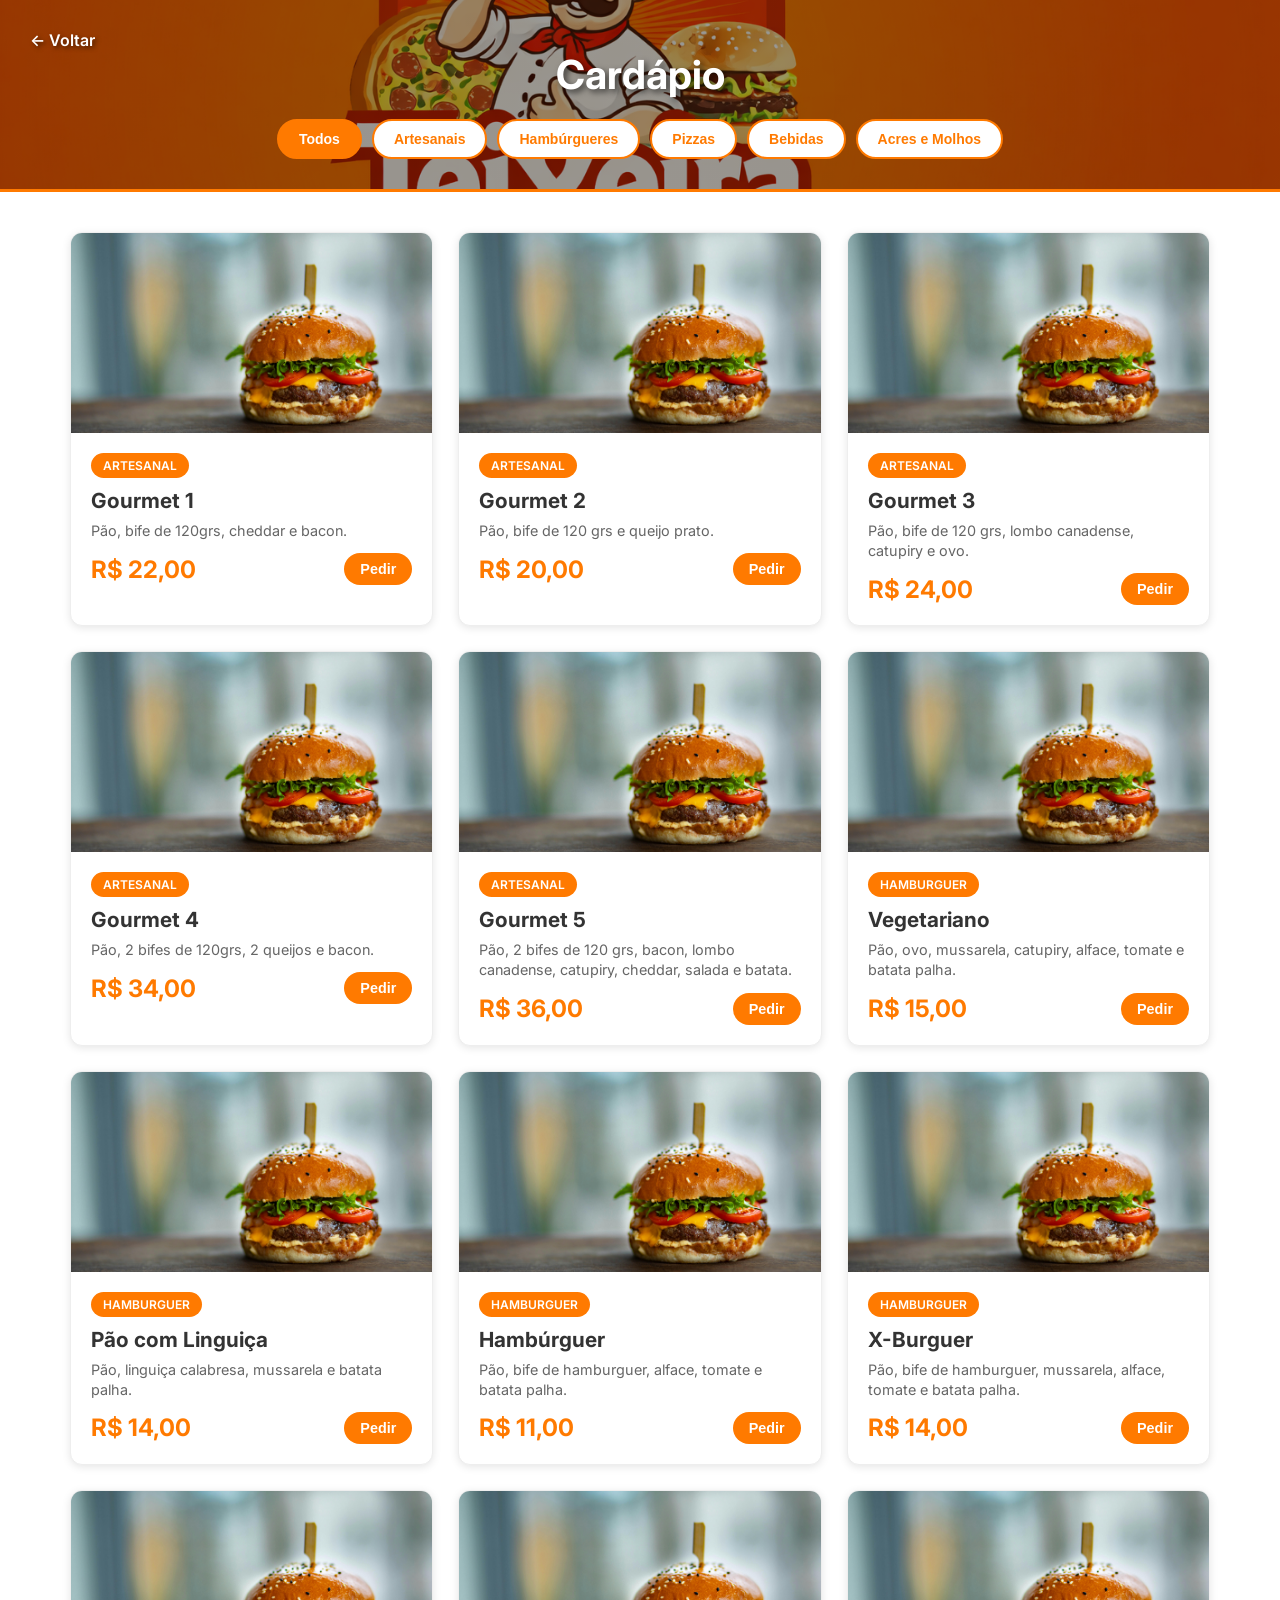
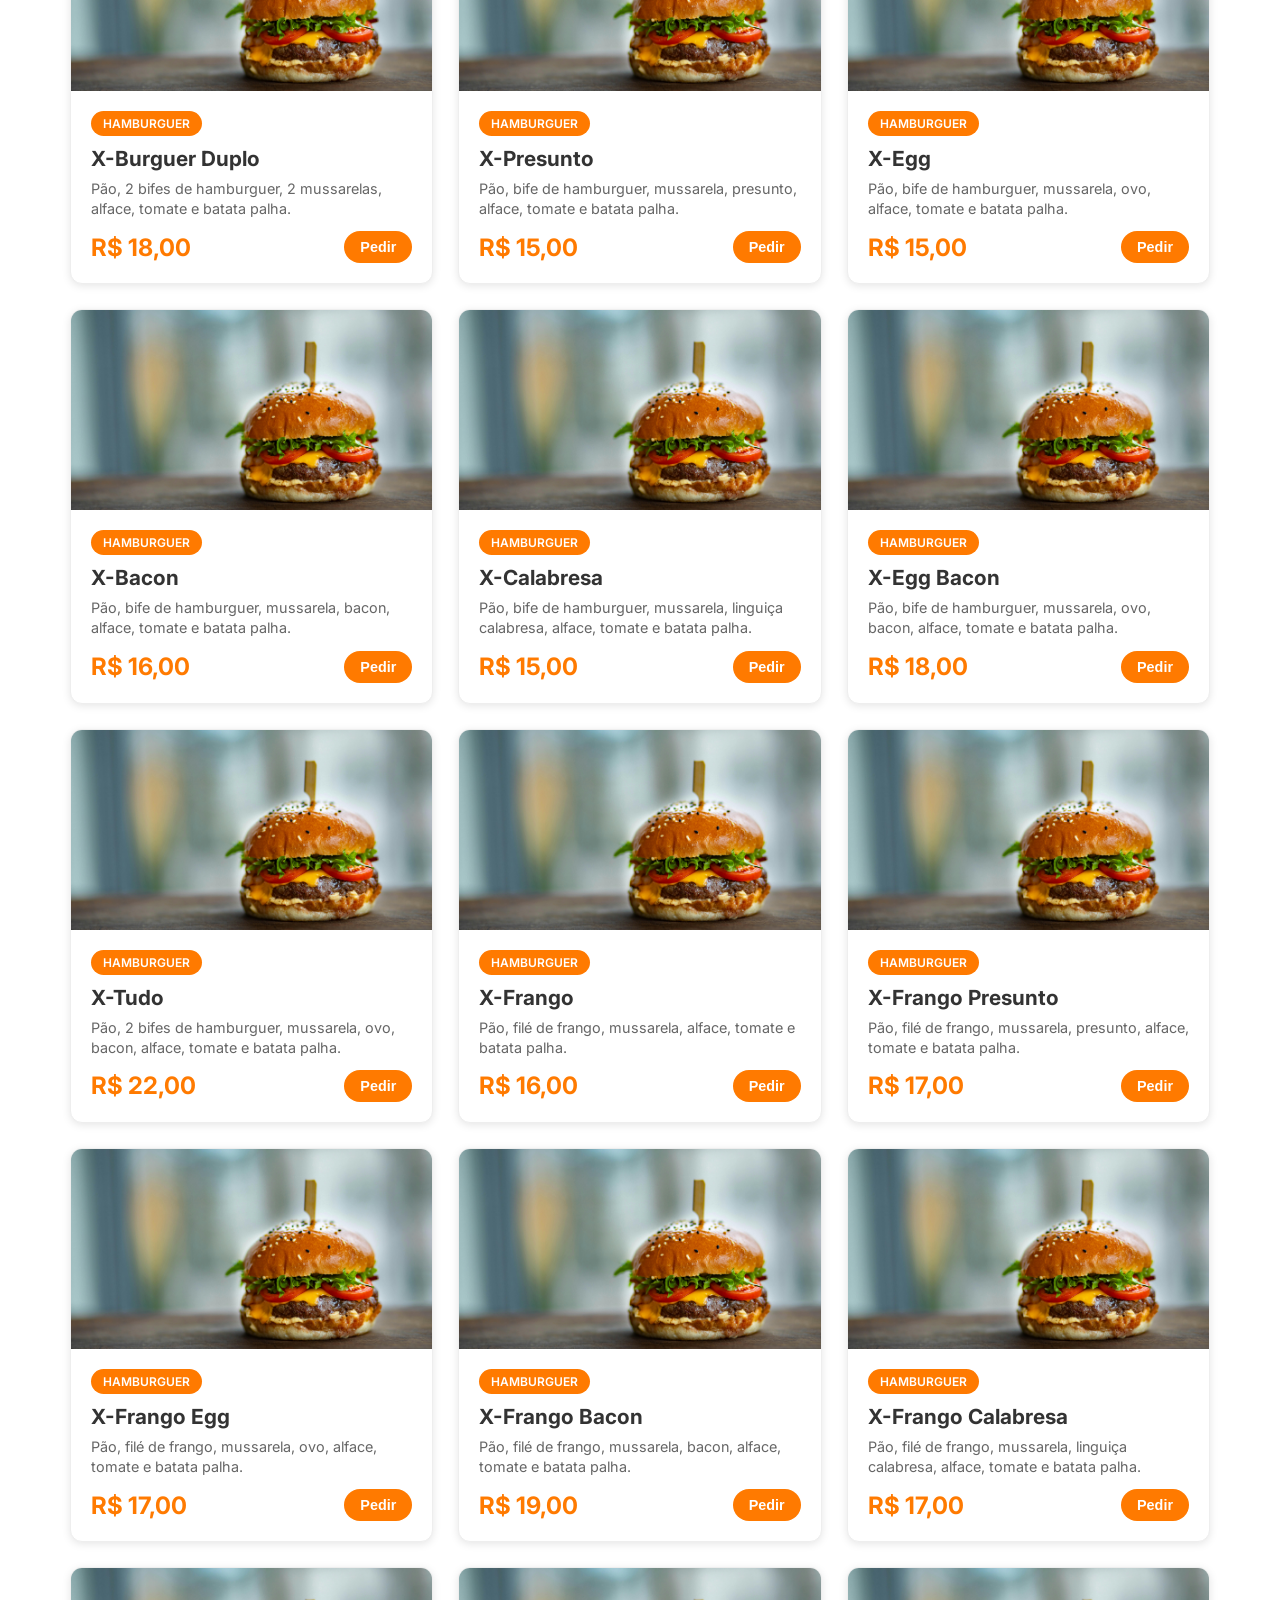
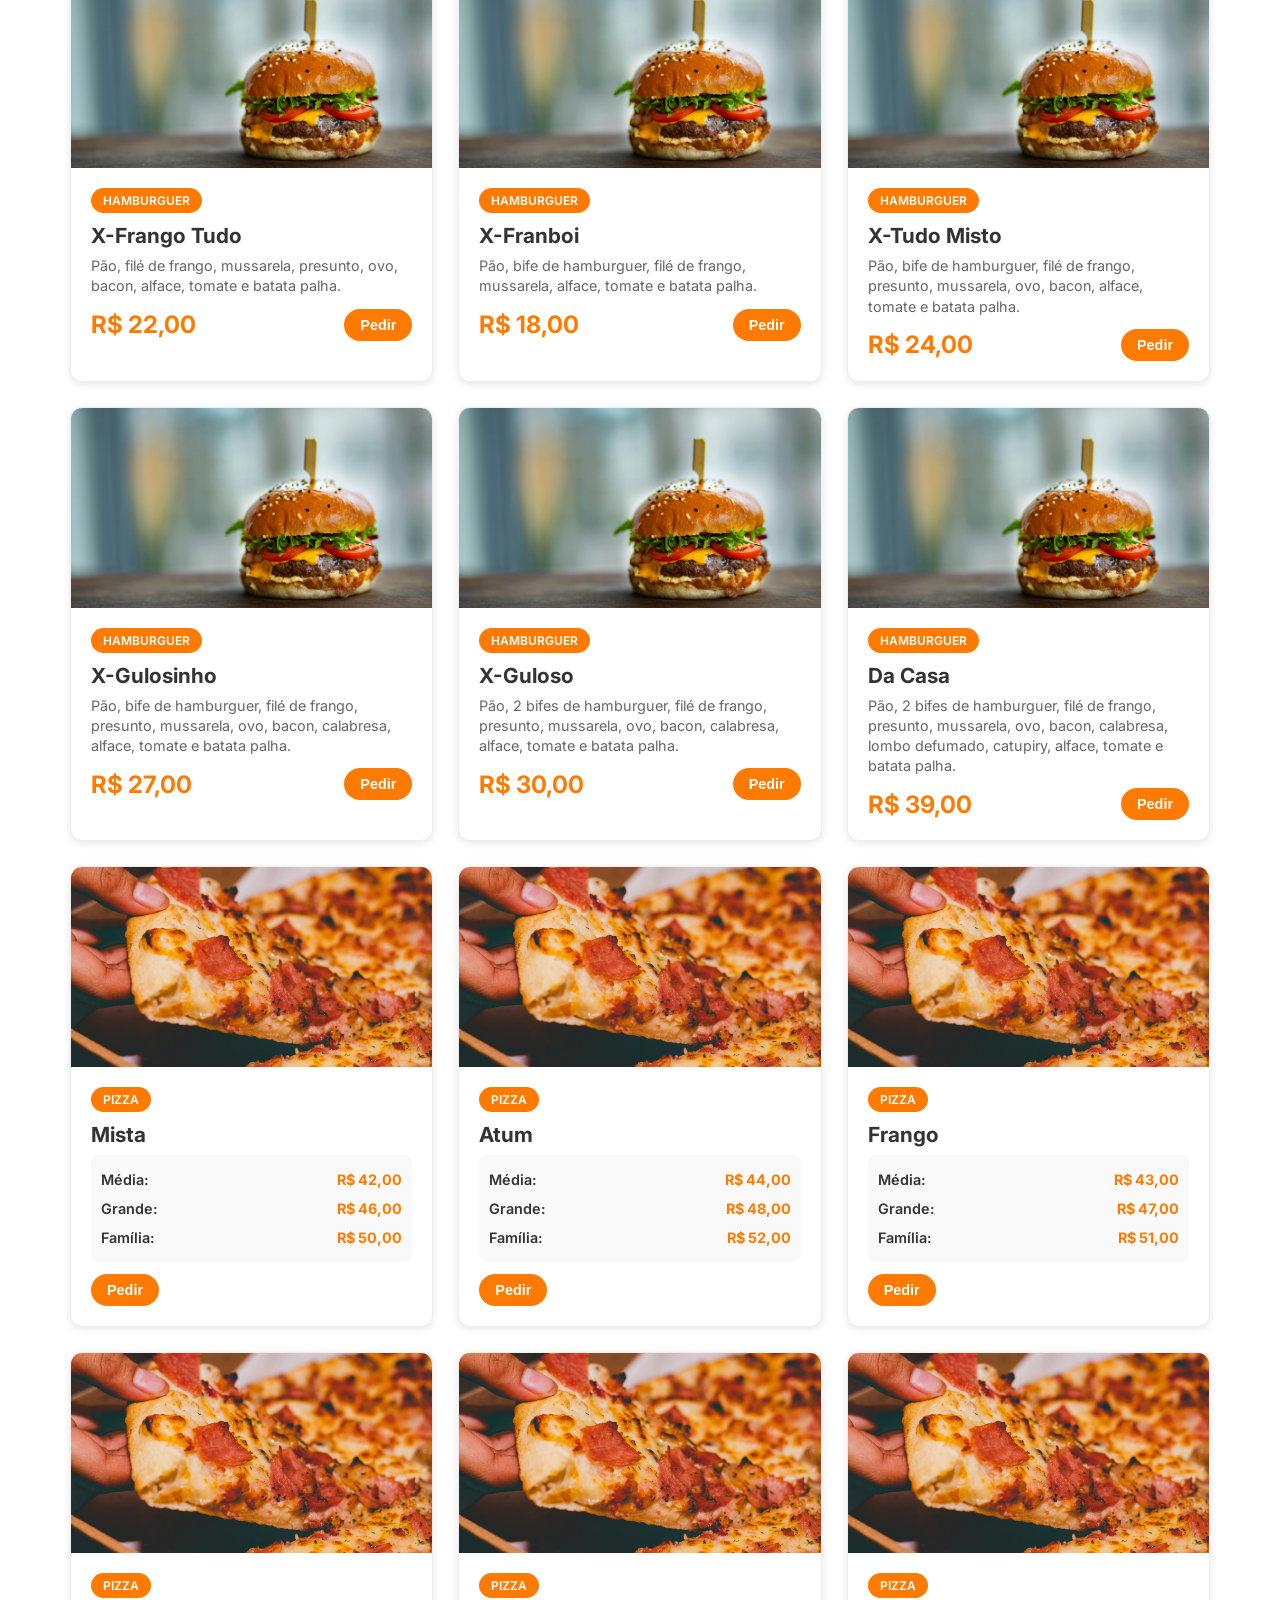
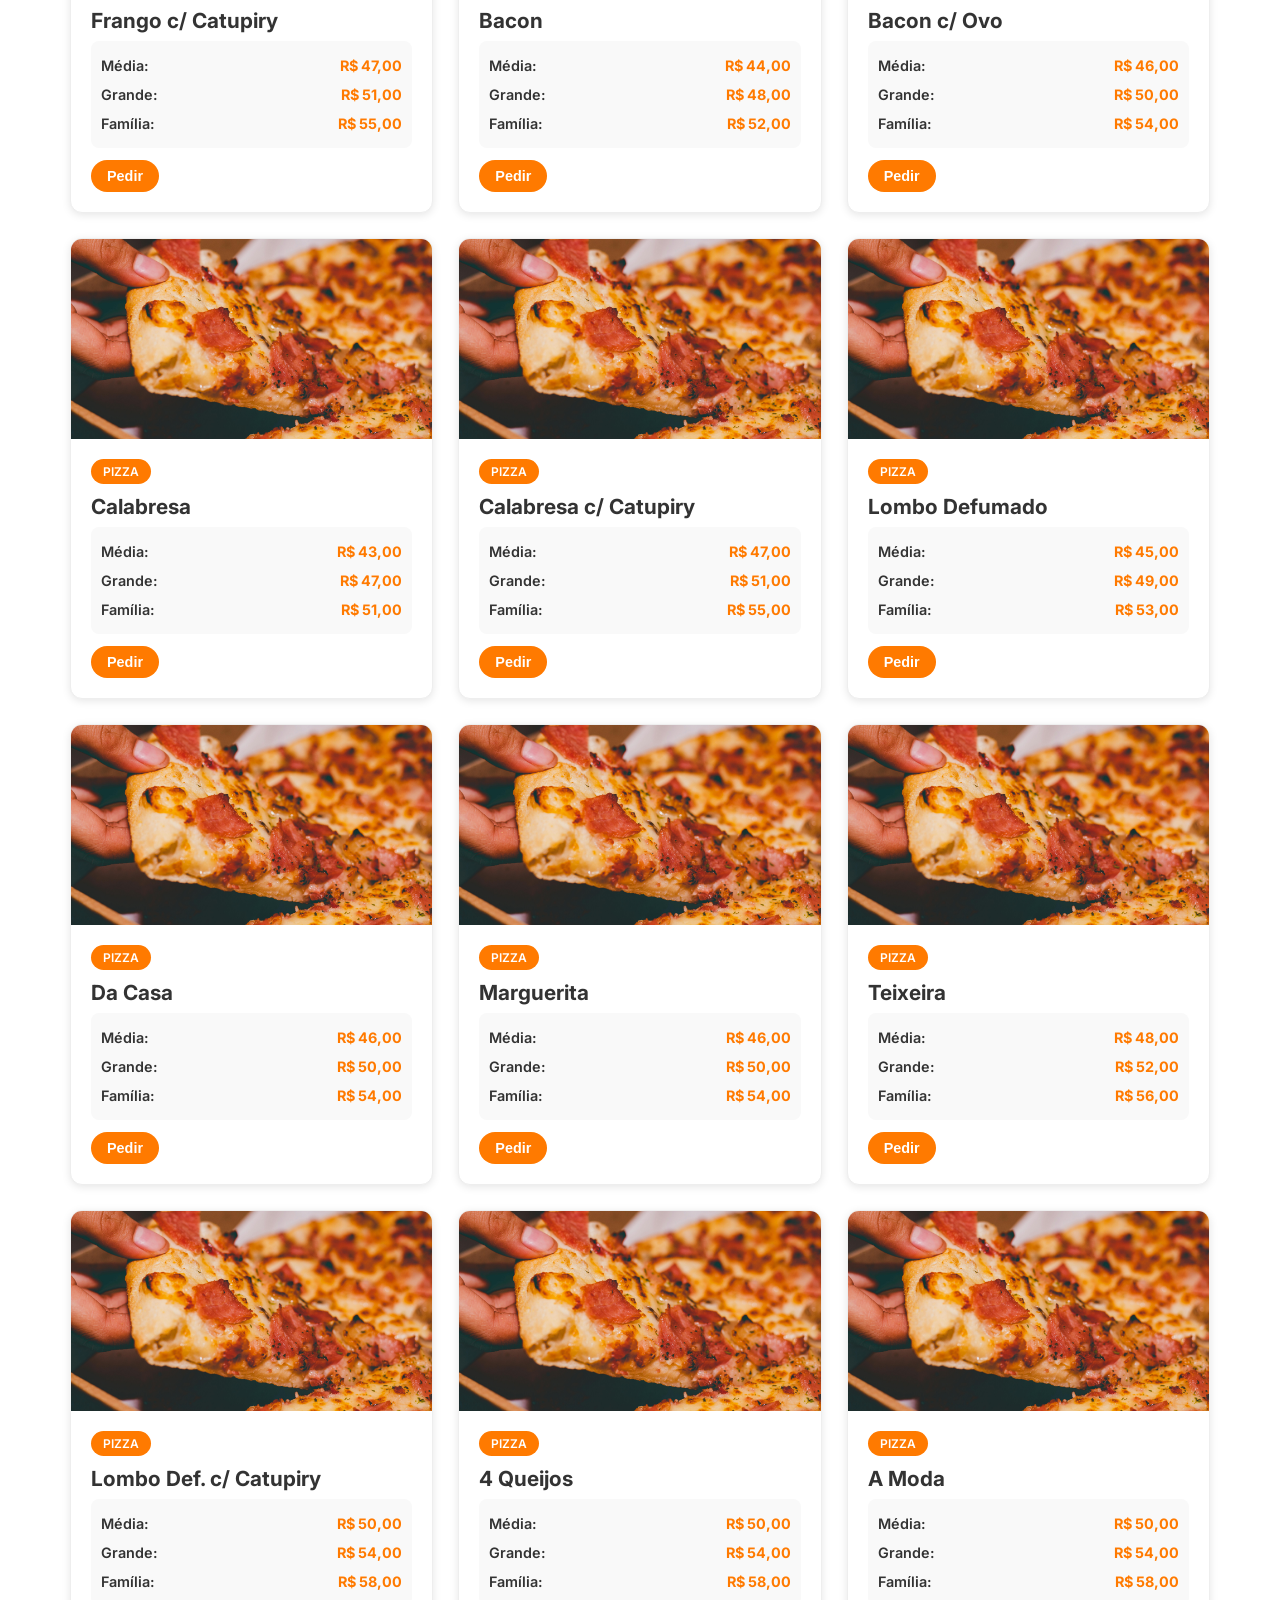
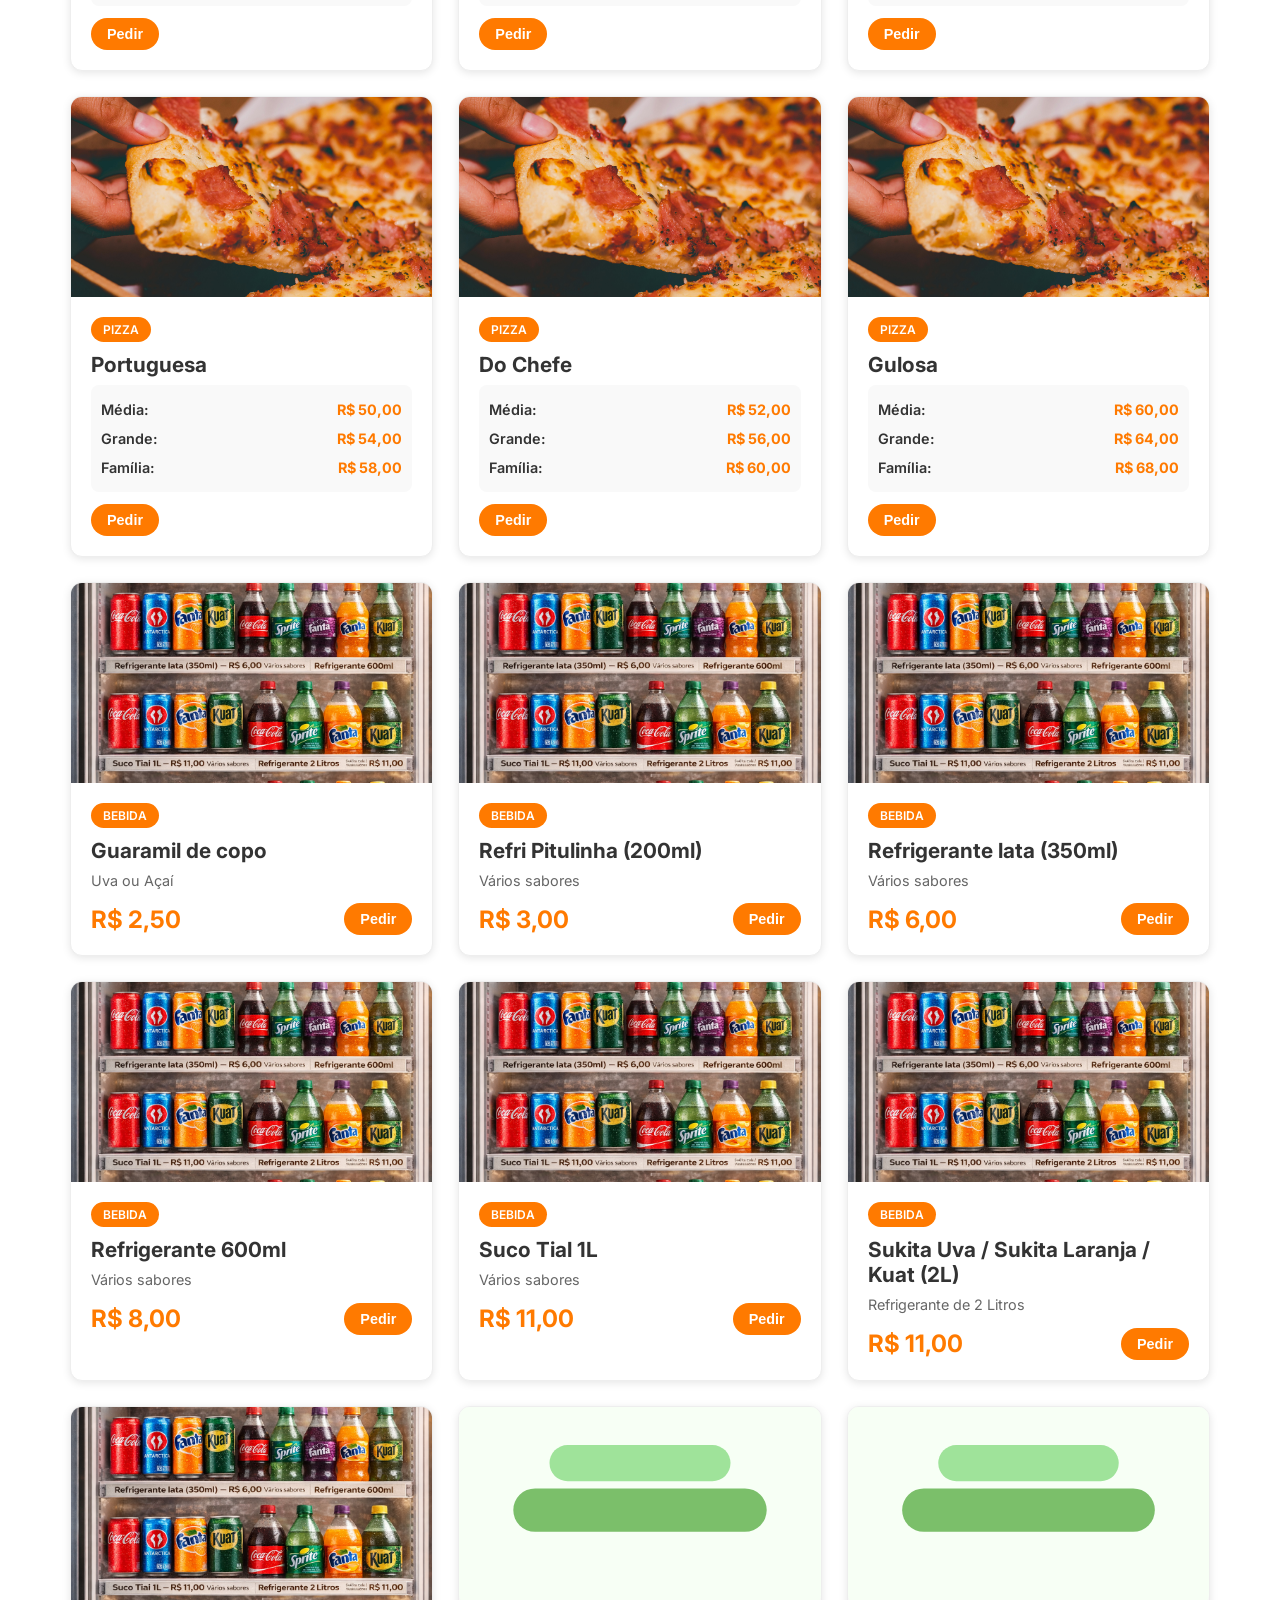
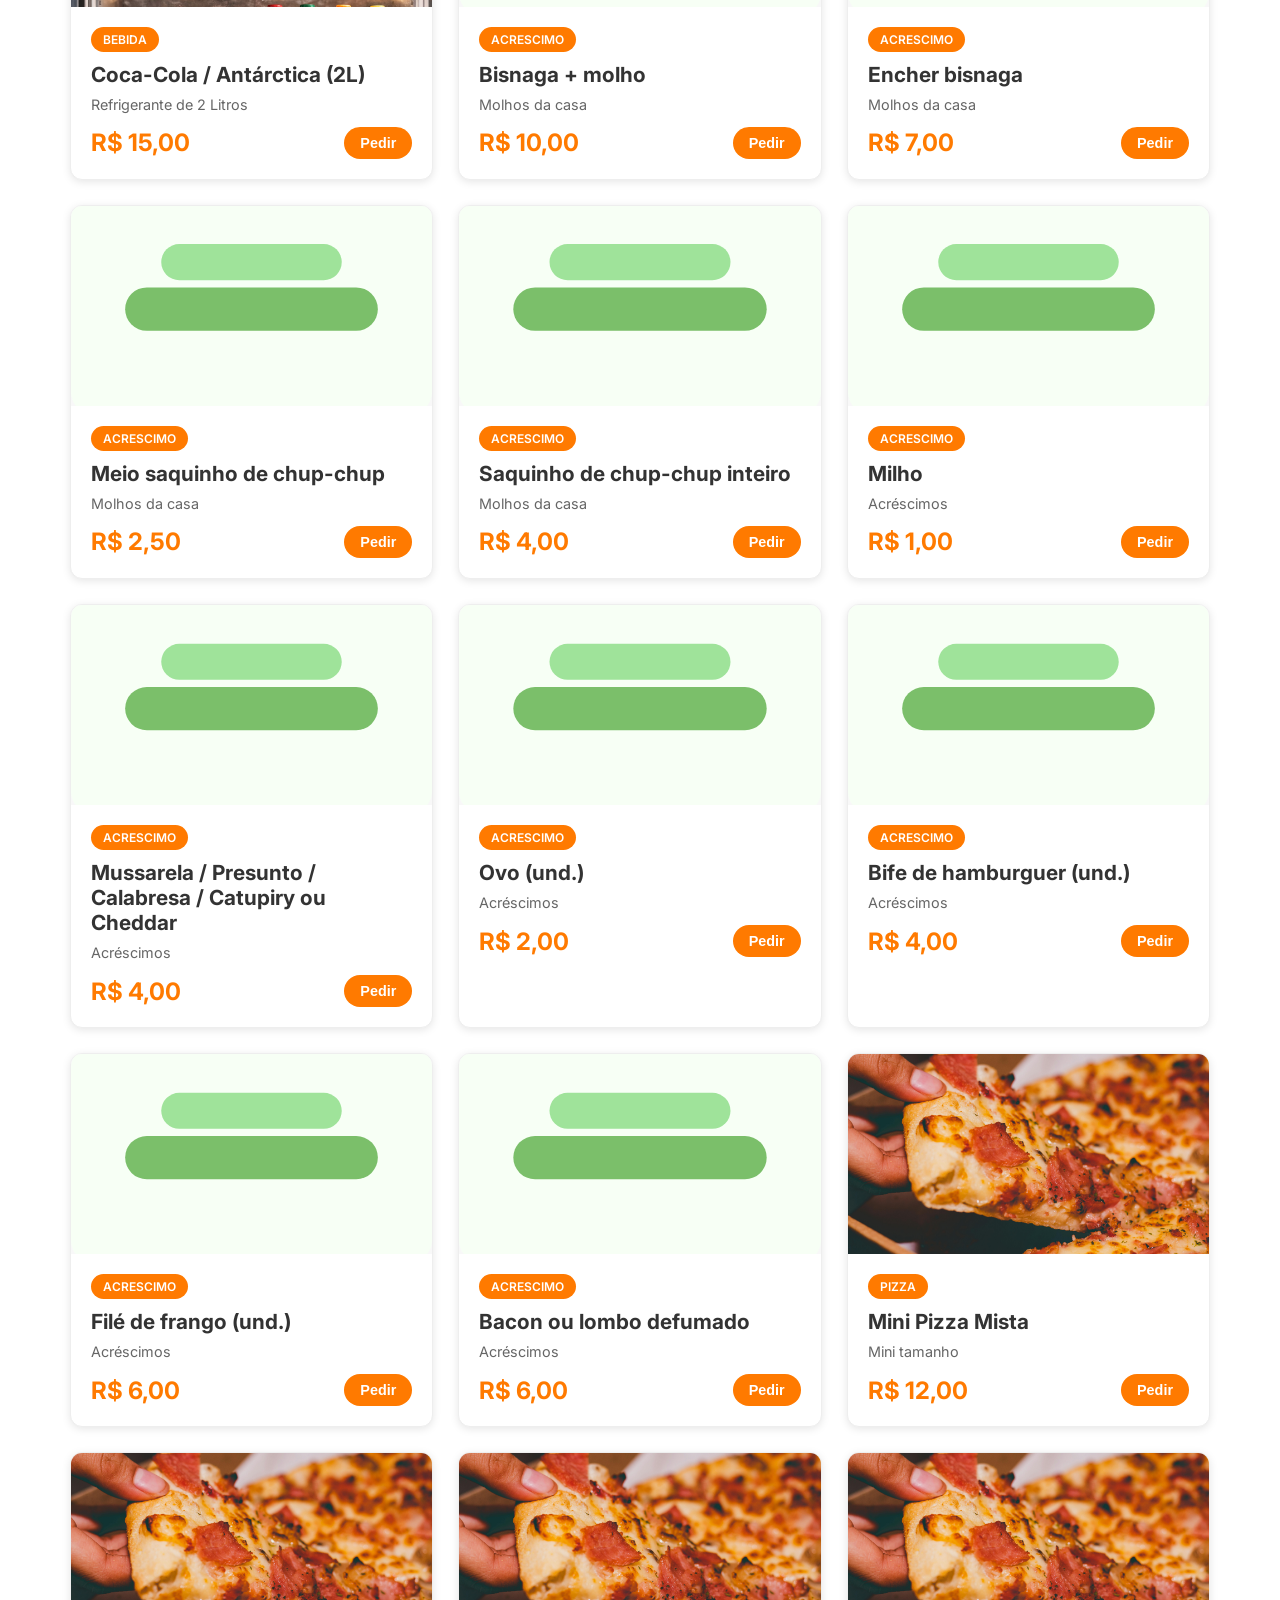
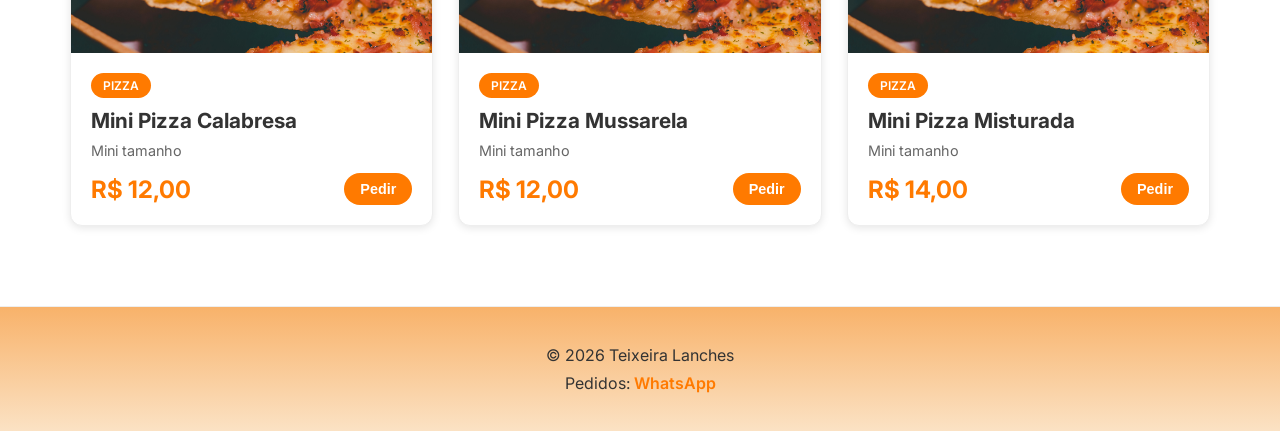
<file: pages/cardapio.html>
<!DOCTYPE html>
<html lang="pt-br">

<head>
    <meta charset="UTF-8">
    <meta name="viewport" content="width=device-width, initial-scale=1.0">
    <link href="https://fonts.googleapis.com/css2?family=Inter:wght@400;500;600;700&display=swap" rel="stylesheet">
    <link rel="stylesheet" href="cardapio.css">
    <title>Cardápio - Teixeira Lanches</title>
</head>

<body>
    <!-- Header -->
    <header>
        <a href="../index.html" class="logo-link">← Voltar</a>
        <h1 class="titulo-pagina">Cardápio</h1>
        <div class="filtro-container">
            <button class="filtro-btn ativo" data-filtro="todos">Todos</button>
            <button class="filtro-btn" data-filtro="artesanal">Artesanais</button>
            <button class="filtro-btn" data-filtro="hamburguer">Hambúrgueres</button>
            <button class="filtro-btn" data-filtro="pizza">Pizzas</button>
            <button class="filtro-btn" data-filtro="bebida">Bebidas</button>
            <button class="filtro-btn" data-filtro="acrescimo">Acres e Molhos</button>
        </div>
    </header>

    <!-- Cardápio -->
    <main class="cardapio-container">
        <div class="cardapio-grid" id="cardapioGrid"></div>
    </main>

    <!-- Footer -->
    <footer>
        <p>© 2026 Teixeira Lanches</p>
        <p>Pedidos: <a href="https://wa.me/553232161906" target="_blank">WhatsApp</a></p>
    </footer>

    <!-- Botão Voltar ao Topo -->
    <button id="botaoTopo" class="botao-topo" title="Voltar ao topo">↑</button>

    <script src="cardapio.js"></script>
</body>

</html>
</file>
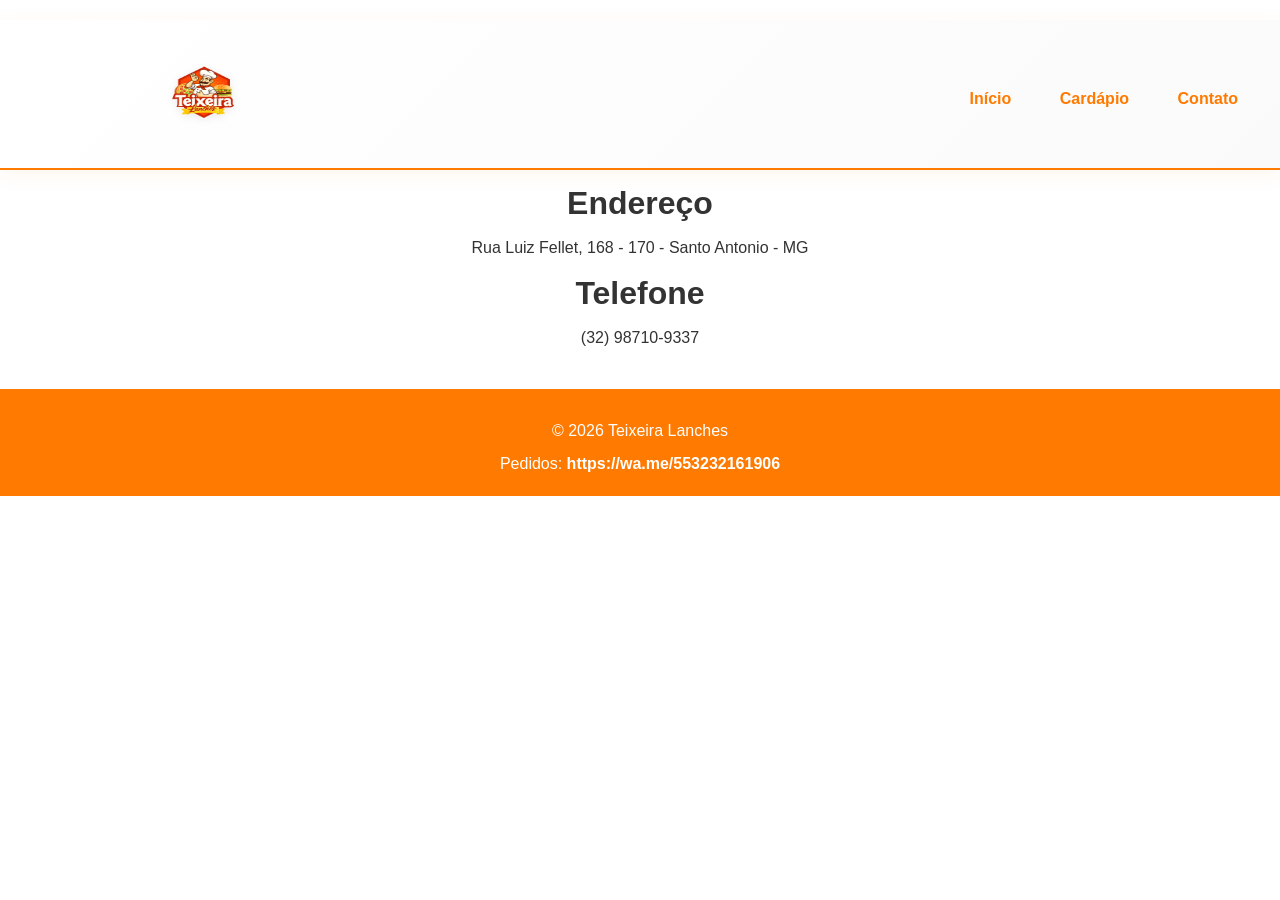
<file: pages/contato.html>
<!DOCTYPE html>
<html lang="pt-BR">

<head>
    <meta charset="UTF-8">
    <title>Contato - Teixeira Lanches</title>
    <link href="https://fonts.googleapis.com/css2?family=Inter:wght@400;500;600;700&display=swap" rel="stylesheet">
    <link rel="stylesheet" href="../style.css">
    <link rel="stylesheet" href="contato.css">
    <meta name="viewport" content="width=device-width, initial-scale=1.0">
</head>

<body>

    <!-- Header -->
    <header>
        <a href="../index.html"><img src="../imagens/logo.png" alt="Teixeira Lanches" class="logo"></a>    
        <nav id="navMenu">
            <a href="../index.html">Início</a>
            <a href="cardapio.html">Cardápio</a>
            <a href="contato.html">Contato</a>
        </nav>
    </header>

    <!-- Conteúdo da página Contato -->
    <main class="contato-content">
        <h1>Endereço</h1>
        <p>Rua Luiz Fellet, 168 - 170 - Santo Antonio - MG</p>
        <h1>Telefone</h1>
        <p>(32) 98710-9337</p>
    </main>

    <!-- Rodapé -->
    <footer>
        <p>© 2026 Teixeira Lanches</p>
        <p>Pedidos:<a href="https://wa.me/553232161906" target="_blank"> https://wa.me/553232161906</a></p>
    </footer>

    <script src="../script.js"></script>
    <script src="contato.js"></script>

</body>

</html>
</file>
<file: pages/cardapio.css>
/* Estilos específicos para a página Cardápio */

* {
    margin: 0;
    padding: 0;
    box-sizing: border-box;
}

body {
    font-family: 'Inter', Arial, sans-serif;
    background-color: #fff;
    color: #333;
}

/* Header */
header {
    background-image: linear-gradient(rgba(0, 0, 0, 0.4), rgba(0, 0, 0, 0.4)), url('../imagens/fundo.png');
    background-size: cover;
    background-position: center;
    background-repeat: no-repeat;
    padding: 30px;
    text-align: center;
    border-bottom: 3px solid #ff7a00;
}

.logo-link {
    position: absolute;
    left: 30px;
    top: 30px;
    color: #ffffff;
    text-decoration: none;
    font-weight: 600;
    font-size: 16px;
    transition: all 0.3s ease;
    text-shadow: 2px 2px 4px rgba(0, 0, 0, 0.5);
}

.logo-link:hover {
    color: #ffb366;
}

.titulo-pagina {
    font-size: 2.5em;
    color: #ffffff;
    margin: 20px 0;
    font-weight: 700;
    text-shadow: 3px 3px 6px rgba(0, 0, 0, 0.6);
}

/* Filtros */
.filtro-container {
    display: flex;
    justify-content: center;
    gap: 10px;
    flex-wrap: wrap;
    margin-top: 20px;
}

.filtro-btn {
    background-color: #ffffff;
    color: #ff7a00;
    border: 2px solid #ff7a00;
    padding: 10px 20px;
    border-radius: 25px;
    font-weight: 600;
    cursor: pointer;
    transition: all 0.3s ease;
    font-size: 14px;
}

.filtro-btn:hover {
    transform: translateY(-2px);
    box-shadow: 0 4px 10px rgba(255, 122, 0, 0.2);
}

.filtro-btn.ativo {
    background-color: #ff7a00;
    color: #ffffff;
}

/* Container Principal */
.cardapio-container {
    padding: 40px 30px;
    max-width: 1200px;
    margin: 0 auto;
}

/* Grid de itens */
.cardapio-grid {
    display: grid;
    grid-template-columns: repeat(auto-fill, minmax(280px, 1fr));
    gap: 25px;
    margin-bottom: 40px;
}

/* Card do item */
.cardapio-item {
    background-color: #ffffff;
    border: 1px solid #eee;
    border-radius: 12px;
    overflow: hidden;
    transition: all 0.3s ease;
    cursor: pointer;
    box-shadow: 0 2px 8px rgba(0, 0, 0, 0.1);
}

.cardapio-item:hover {
    transform: translateY(-8px);
    box-shadow: 0 8px 20px rgba(255, 122, 0, 0.15);
    border-color: #ff7a00;
}

.item-imagem {
    width: 100%;
    height: 200px;
    overflow: hidden;
    background: #f8f8f8;
    display: flex;
    align-items: center;
    justify-content: center;
}

.item-imagem img {
    width: 100%;
    height: 100%;
    object-fit: cover;
    display: block;
}

.item-conteudo {
    padding: 20px;
}

.item-categoria {
    display: inline-block;
    background-color: #ff7a00;
    color: #ffffff;
    padding: 5px 12px;
    border-radius: 15px;
    font-size: 12px;
    font-weight: 600;
    margin-bottom: 10px;
}

.item-nome {
    font-size: 1.3em;
    font-weight: 700;
    color: #333;
    margin-bottom: 8px;
}

.item-descricao {
    font-size: 0.9em;
    color: #666;
    margin-bottom: 12px;
    line-height: 1.4;
}

.item-tamanhos {
    margin-bottom: 12px;
    padding: 10px;
    background-color: #f9f9f9;
    border-radius: 8px;
}

.tamanho-linha {
    display: flex;
    justify-content: space-between;
    align-items: center;
    padding: 6px 0;
    font-size: 0.9em;
}

.tamanho-label {
    font-weight: 600;
    color: #333;
}

.tamanho-preco {
    color: #ff7a00;
    font-weight: 700;
}

.item-footer {
    display: flex;
    justify-content: space-between;
    align-items: center;
}

.item-preco {
    font-size: 1.5em;
    font-weight: 700;
    color: #ff7a00;
}

.btn-pedir {
    background-color: #ff7a00;
    color: #ffffff;
    border: none;
    padding: 8px 16px;
    border-radius: 20px;
    cursor: pointer;
    font-weight: 600;
    transition: all 0.3s ease;
    font-size: 0.9em;
}

.btn-pedir:hover {
    background-color: #e66e00;
    transform: scale(1.05);
}

/* Footer */
footer {
    background-color: #f8b26a;
    background-image: linear-gradient(180deg, #f8b26a, #fbe2c4);
    text-align: center;
    padding: 30px;
    color: #333;
    border-top: 1px solid #eee;
}

footer p {
    margin: 8px 0;
}

footer a {
    color: #ff7a00;
    text-decoration: none;
    font-weight: 600;
}

footer a:hover {
    text-decoration: underline;
}

/* Responsividade */
@media (max-width: 768px) {
    .titulo-pagina {
        font-size: 1.8em;
    }

    .logo-link {
        position: static;
        display: inline-block;
        margin-bottom: 15px;
    }

    .cardapio-grid {
        grid-template-columns: repeat(auto-fill, minmax(200px, 1fr));
        gap: 15px;
        padding: 20px 0;
    }

    .cardapio-container {
        padding: 20px 15px;
    }

    .filtro-container {
        gap: 8px;
    }

    .filtro-btn {
        padding: 8px 15px;
        font-size: 13px;
    }
}

/* Botão Voltar ao Topo */
.botao-topo {
    position: fixed;
    bottom: 30px;
    right: 30px;
    width: 50px;
    height: 50px;
    background-color: #ff7a00;
    color: #ffffff;
    border: none;
    border-radius: 50%;
    font-size: 24px;
    cursor: pointer;
    display: none;
    align-items: center;
    justify-content: center;
    box-shadow: 0 4px 12px rgba(255, 122, 0, 0.3);
    transition: all 0.3s ease;
    z-index: 999;
}

.botao-topo:hover {
    background-color: #e66e00;
    box-shadow: 0 6px 16px rgba(255, 122, 0, 0.4);
    transform: translateY(-3px);
}

.botao-topo.ativo {
    display: flex;
}
</file>
<file: style.css>
@charset "UTF-8";

* {
    margin: 0;
    padding: 0;
    box-sizing: border-box;
    font-family: Arial, sans-serif;
}

/* Skip link (acessibilidade) */
.skip-link {
    position: absolute;
    left: -9999px;
    top: auto;
    width: 1px;
    height: 1px;
    overflow: hidden;
}

.skip-link:focus {
    left: 12px;
    top: 12px;
    width: auto;
    height: auto;
    background: #fff;
    color: #333;
    padding: 8px 12px;
    border-radius: 6px;
    box-shadow: 0 6px 18px rgba(0, 0, 0, 0.12);
    z-index: 1200;
}

body {
    background-color: #fff;
    color: #333;
    font-family: 'Inter', system-ui, -apple-system, 'Segoe UI', Roboto, 'Helvetica Neue', Arial;
    line-height: 1.45;
}

/* Header */
header {
    display: flex;
    justify-content: space-between;
    align-items: center;
    padding: 12px 30px;
    background: linear-gradient(135deg, #ffffff 0%, #fafafa 100%);
    border-bottom: 2px solid #ff7a00;
    position: sticky;
    top: 0;
    z-index: 100;
    box-shadow: 0 4px 20px rgba(255, 122, 0, 0.08);
    transition: all 0.3s ease;
}

header:hover {
    box-shadow: 0 6px 25px rgba(255, 122, 0, 0.12);
}

#header.scrolled {
    box-shadow: 0 8px 30px rgba(0, 0, 0, 0.1);
    padding: 8px 30px;
}

.logo-link {
    display: flex;
    align-items: center;
    transition: transform 0.3s ease;
}

.logo-link:hover {
    transform: scale(1.05);
}

.logo {
    height: 84px;
    width: auto;
    max-width: 240px;
    filter: drop-shadow(0 2px 4px rgba(0, 0, 0, 0.08));
    transition: filter 0.3s ease;
}

.logo-link:hover .logo {
    filter: drop-shadow(0 3px 8px rgba(255, 122, 0, 0.2));
}

nav a {
    margin-left: 20px;
    text-decoration: none;
    color: #ff7a00;
    font-weight: bold;
    padding: 8px 12px;
    border-radius: 6px;
    transition: all 0.3s ease;
    position: relative;
}

nav a::after {
    content: '';
    position: absolute;
    bottom: 0;
    left: 12px;
    width: 0;
    height: 2px;
    background-color: #ff7a00;
    transition: width 0.3s ease;
}

nav a:hover {
    background-color: rgba(255, 122, 0, 0.1);
    color: #e86400;
}

nav a:hover::after {
    width: calc(100% - 24px);
}

.menu-toggle {
    display: none;
    background: none;
    border: none;
    font-size: 28px;
    color: #ff7a00;
    cursor: pointer;
    transition: all 0.3s ease;
    padding: 8px 12px;
    border-radius: 6px;
}

.menu-toggle:hover {
    background-color: rgba(255, 122, 0, 0.1);
    transform: scale(1.1);
}

/* Media Queries - Mobile */
@media (max-width: 768px) {
    header {
        flex-wrap: wrap;
        padding: 10px 20px;
    }

    .logo {
        height: 100px;
        width: 160px;
    }

    .menu-toggle {
        display: block;
    }

    nav {
        display: none;
        width: 100%;
        position: absolute;
        top: 120px;
        left: 0;
        right: 0;
        background-color: #ffffff;
        flex-direction: column;
        border-bottom: 1px solid #eee;
        z-index: 999;
    }

    nav.active {
        display: flex;
    }

    nav a {
        margin-left: 0;
        padding: 15px 20px;
        border-bottom: 1px solid #eee;
    }

    .banner h1 {
        font-size: 1.8em;
    }

    .banner p {
        font-size: 1.1em;
    }
}

/* Banner */
.banner {
    position: relative;
    overflow: hidden;
    background: linear-gradient(180deg, #f8b26a, #fbe2c4);
}

.banner-media {
    width: 100%;
    max-height: 520px;
    overflow: hidden;
}

.banner-img {
    display: block;
    width: 100%;
    height: auto;
    object-fit: cover;
    filter: saturate(1.02) contrast(1.02);
}

.banner-text {
    position: absolute;
    inset: 0;
    display: flex;
    align-items: center;
    justify-content: center;
    pointer-events: none;
    background-image:
        linear-gradient(rgba(0, 0, 0, 0.5), rgba(0, 0, 0, 0.5)),
        url('imagens/fundo.png');
    background-size: cover;
    background-position: center;
}

.banner-inner {
    pointer-events: auto;
    text-align: center;
    background: rgba(0, 0, 0, 0.55);
    padding: 24px 20px;
    border-radius: 10px;
    color: #fff;
    max-width: 900px;
    margin: 0 16px;
}

.banner-inner h1 {
    color: #fff;
    font-weight: 800;
    font-size: 2.5em;
    margin-bottom: 8px;
}

.banner-inner p {
    color: #fff;
    font-weight: 700;
    font-size: 1.1rem;
    margin-bottom: 16px;
}

.btn {
    background-color: #ff7a00;
    color: white;
    padding: 12px 25px;
    text-decoration: none;
    border-radius: 5px;
    font-weight: bold;
}

.btn:hover {
    transform: translateY(-3px);
    box-shadow: 0 8px 20px rgba(255, 122, 0, 0.15);
}

/* Focus visible for accessibility */
a:focus-visible,
.btn:focus-visible,
button:focus-visible {
    outline: 3px solid #ffbe86;
    outline-offset: 2px;
    border-radius: 6px;
}

/* Destaques */
.destaques {
    padding: 50px 20px;
    text-align: center;
}

.destaques h2 {
    margin-bottom: 30px;
    color: #ff7a00;
}

.cards {
    display: grid;
    grid-template-columns: repeat(auto-fill, minmax(220px, 1fr));
    gap: 24px;
    margin: 40px 0;
    align-items: start;
    padding: 0 12px;
}

.card {
    max-width: 320px;
    width: 100%;
    background-color: #fff;
    border-radius: 10px;
    padding: 16px;
    box-shadow: 0 4px 10px rgba(0, 0, 0, 0.08);
    transition: transform 0.25s ease, box-shadow 0.25s ease;
}

.card:hover {
    transform: translateY(-10px);
    box-shadow: 0 8px 20px rgba(255, 122, 0, 0.2);
}

.card img {
    width: 100%;
    height: 200px;
    object-fit: cover;
    border-radius: 8px;
    margin-bottom: 10px;
}

.card h3 {
    margin: 15px 0 10px;
    font-size: 18px;
    color: #333;
}

.card p {
    color: #ff7a00;
    font-weight: bold;
    font-size: 16px;
    margin-bottom: 15px;
}

/* Footer */
footer {
    background-color: #ff7a00;
    color: white;
    text-align: center;
    padding: 20px;
    margin-top: 40px;
}

footer a {
    color: white;
    text-decoration: none;
    font-weight: bold;
}

footer a:hover {
    text-decoration: underline;
}

.status {
    text-align: center;
    padding: 10px;
    font-weight: bold;
    background-color: #ff8f44;
    color: #ffffff;
}

/* Reveal animation */
.reveal {
    opacity: 0;
    transform: translateY(20px);
    transition: opacity 0.6s ease, transform 0.6s ease;
}

.reveal.active {
    opacity: 1;
    transform: none;
}

/* Modal */
.modal {
    position: fixed;
    inset: 0;
    display: flex;
    align-items: center;
    justify-content: center;
    background: rgba(0, 0, 0, 0.6);
    opacity: 0;
    pointer-events: none;
    transition: opacity 0.2s ease;
    z-index: 1000;
}

.modal.open {
    opacity: 1;
    pointer-events: auto;
}

.modal-content {
    background: #fff;
    padding: 20px;
    border-radius: 10px;
    max-width: 420px;
    width: 90%;
    text-align: center;
    position: relative;
    box-shadow: 0 8px 30px rgba(0, 0, 0, 0.2);
}

.modal-close {
    position: absolute;
    top: 10px;
    right: 10px;
    background: none;
    border: none;
    font-size: 20px;
    cursor: pointer;
}

.modal img {
    width: 100%;
    height: auto;
    border-radius: 8px;
    margin-bottom: 10px;
}

/* Card actions */
.card-actions {
    display: flex;
    gap: 10px;
    justify-content: center;
    align-items: center;
    margin-top: 10px;
}

.card .btn {
    padding: 8px 12px;
    font-size: 14px;
}

/* Back to top */
.back-to-top {
    position: fixed;
    right: 20px;
    bottom: 20px;
    background: #ff7a00;
    color: #fff;
    border: none;
    padding: 10px 12px;
    border-radius: 8px;
    cursor: pointer;
    display: none;
    z-index: 1100;
    box-shadow: 0 6px 18px rgba(0, 0, 0, 0.2);
}

.back-to-top.show {
    display: block;
}

/* Contato */
.contato {
    padding: 40px 20px;
    text-align: center;
    background: #fff;
    margin-top: 20px;
}

/* Ajustes responsivos finos */
@media (max-width: 480px) {
    .banner-inner h1 {
        font-size: 1.4rem;
    }

    .banner-inner p {
        font-size: 0.98rem;
    }

    .logo {
        height: 64px;
    }

    .banner-inner {
        padding: 16px;
    }
}
</file>
<file: pages/contato.css>
/* Estilos específicos para a página Contato */

* {
    margin-top: 10px;
    text-align: center;
    box-sizing: border-box;
}

img.logo {
    width: 150px;
    margin-bottom: 20px;
    display: block;
    margin-left: 100px;
    align-items: center;
}
</file>
